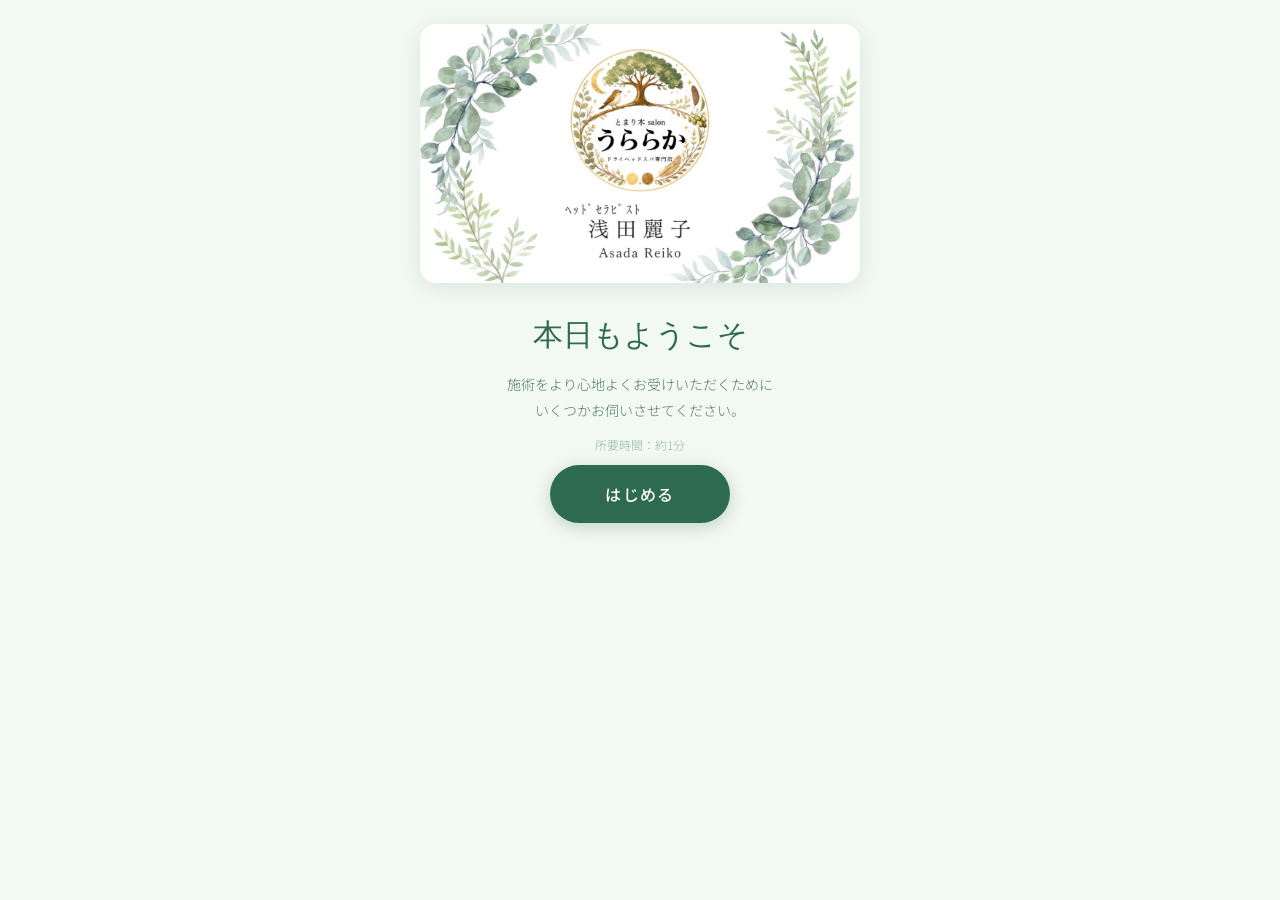
<file: index.html>
<!DOCTYPE html>
<html lang="ja">
<head>
  <meta charset="UTF-8">
  <meta name="viewport" content="width=device-width, initial-scale=1.0, maximum-scale=1.0">
  <title>うららか｜カウンセリング</title>
  <link rel="preconnect" href="https://fonts.googleapis.com">
  <link rel="preconnect" href="https://fonts.gstatic.com" crossorigin>
  <link href="https://fonts.googleapis.com/css2?family=Zen+Mincho:wght@400;500;600&family=Noto+Sans+JP:wght@300;400;500&display=swap" rel="stylesheet">
  <link rel="stylesheet" href="style.css">
</head>
<body>
  <div class="app">
    <!-- プログレスエリア -->
    <div class="progress-area" id="progressArea" style="display:none">
      <div class="progress-info">
        <span class="progress-step" id="progressStep">1 / 8</span>
        <span class="progress-label" id="progressLabel">基本情報</span>
      </div>
      <div class="progress-track">
        <div class="progress-fill" id="progressFill"></div>
        <div class="leaf-row" id="leafRow"></div>
      </div>
    </div>

    <!-- メインコンテンツ -->
    <main class="main" id="mainContent">

      <!-- スタート画面 -->
      <div class="screen screen-start active" id="screenStart">
        <div class="start-hero">
          <img src="logo.jpg" alt="とまり木 salon うららか" class="start-hero-img">
        </div>
        <div class="start-body">
          <h1 class="start-title">本日もようこそ</h1>
          <p class="start-desc">施術をより心地よくお受けいただくために<br>いくつかお伺いさせてください。</p>
          <p class="start-time">所要時間：約1分</p>
          <button class="btn-primary" id="btnStart">はじめる</button>
        </div>
      </div>

      <!-- 質問画面 -->
      <div class="screen screen-question" id="screenQuestion">
        <div class="question-card" id="questionCard">
          <div class="question-category" id="questionCategory">基本情報</div>
          <h2 class="question-text" id="questionText"></h2>
          <p class="question-sub" id="questionSub"></p>
        </div>
        <div class="choices" id="choices"></div>
        <button class="btn-back" id="btnBack">← 前の質問へ戻る</button>
      </div>

      <!-- サマリー画面 -->
      <div class="screen screen-summary" id="screenSummary">
        <div class="summary-header">
          <div class="summary-icon">
            <svg viewBox="0 0 40 40" fill="none">
              <circle cx="20" cy="20" r="19" stroke="#74C69D" stroke-width="2"/>
              <path d="M12 20L17 25L28 14" stroke="#2D6A4F" stroke-width="2.5" stroke-linecap="round" stroke-linejoin="round"/>
            </svg>
          </div>
          <h2 class="summary-title">カウンセリング完了</h2>
          <p class="summary-desc">ご回答いただきありがとうございます。<br>スタッフにこの画面をご提示ください。</p>
        </div>
        <div class="summary-body" id="summaryBody"></div>
        <button class="btn-line" id="btnLine">
          <svg width="20" height="20" viewBox="0 0 24 24" fill="currentColor"><path d="M12 2C6.48 2 2 6.03 2 11c0 3.13 1.68 5.9 4.28 7.6-.18.65-.67 2.37-.77 2.74-.12.45.17.44.35.32.15-.1 1.92-1.3 2.7-1.83.44.06.9.09 1.36.09 5.52 0 10-4.03 10-9S17.52 2 12 2z"/></svg>
          LINEで送る
        </button>
        <button class="btn-secondary" id="btnRestart">最初からやり直す</button>
      </div>

    </main>
  </div>

  <script src="app.js"></script>
</body>
</html>
</file>
<file: style.css>
/* ── トークン ── */
:root {
  --bg:        #F2F8F2;
  --surface:   #FFFFFF;
  --green-deep: #2D6A4F;
  --green-mid:  #52B788;
  --green-light:#74C69D;
  --green-pale: #D8F3DC;
  --green-mist: #EAF7EE;
  --border:    #B7E4C7;
  --text:      #1B4332;
  --text-sub:  #52796F;
  --text-mute: #95B5A8;
  --radius-card: 20px;
  --radius-btn:  50px;
}

/* ── リセット ── */
*, *::before, *::after { box-sizing: border-box; margin: 0; padding: 0; }
html { font-size: 16px; }
body {
  background: var(--bg);
  color: var(--text);
  font-family: 'Noto Sans JP', sans-serif;
  font-weight: 300;
  min-height: 100dvh;
  overflow-x: hidden;
}

/* ── アプリ全体 ── */
.app {
  max-width: 480px;
  min-height: 100dvh;
  margin: 0 auto;
  display: flex;
  flex-direction: column;
  position: relative;
}

/* ── ヘッダー（質問・サマリー画面用） ── */
.header {
  padding: 16px 20px 8px;
  display: flex;
  flex-direction: column;
  gap: 2px;
}

/* ── プログレスエリア ── */
.progress-area {
  padding: 0 24px 16px;
}
.progress-info {
  display: flex;
  justify-content: space-between;
  align-items: baseline;
  margin-bottom: 8px;
}
.progress-step {
  font-size: 11px;
  color: var(--text-mute);
  font-family: 'Zen Mincho', serif;
}
.progress-label {
  font-size: 12px;
  color: var(--green-deep);
  font-weight: 500;
}
.progress-track {
  height: 4px;
  background: var(--green-pale);
  border-radius: 4px;
  position: relative;
  overflow: visible;
}
.progress-fill {
  height: 100%;
  background: linear-gradient(90deg, var(--green-mid), var(--green-light));
  border-radius: 4px;
  transition: width 0.6s cubic-bezier(0.34, 1.56, 0.64, 1);
}
.leaf-row {
  position: absolute;
  top: -7px;
  left: 0;
  right: 0;
  height: 18px;
  pointer-events: none;
}
.leaf-marker {
  position: absolute;
  width: 14px;
  height: 14px;
  transform: translateX(-50%);
  transition: opacity 0.4s ease;
}
.leaf-marker.done { opacity: 1; }
.leaf-marker.pending { opacity: 0.25; }

/* ── メイン ── */
.main {
  flex: 1;
  padding: 0 20px 32px;
  position: relative;
}

/* ── 画面切り替え ── */
.screen {
  display: none;
  flex-direction: column;
  gap: 20px;
}
.screen.active {
  display: flex;
  animation: fadeSlideUp 0.45s cubic-bezier(0.22, 1, 0.36, 1) both;
}

@keyframes fadeSlideUp {
  from { opacity: 0; transform: translateY(20px); }
  to   { opacity: 1; transform: translateY(0); }
}
@media (prefers-reduced-motion: reduce) {
  .screen { animation: none; }
  .progress-fill { transition: none; }
}

/* ── スタート画面 ── */
.screen-start {
  gap: 0 !important;
  padding-top: max(24px, env(safe-area-inset-top, 24px));
}
.start-hero {
  width: 100%;
}
.start-hero-img {
  width: 100%;
  height: auto;
  display: block;
  border-radius: 16px;
  box-shadow: 0 4px 20px rgba(45, 106, 79, 0.12);
}
.start-body {
  padding: 28px 4px 0;
  display: flex;
  flex-direction: column;
  align-items: center;
  gap: 12px;
  text-align: center;
}
.start-title {
  font-family: 'Zen Mincho', serif;
  font-size: 30px;
  font-weight: 500;
  color: var(--green-deep);
  line-height: 1.6;
}
.start-desc {
  font-size: 14px;
  color: var(--text-sub);
  line-height: 1.9;
}
.start-time {
  font-size: 12px;
  color: var(--text-mute);
}

/* ── 質問画面 ── */
.question-card {
  background: var(--surface);
  border-radius: var(--radius-card);
  padding: 28px 24px;
  box-shadow: 0 2px 20px rgba(45, 106, 79, 0.06);
  display: flex;
  flex-direction: column;
  gap: 12px;
}
.question-category {
  font-size: 11px;
  color: var(--green-mid);
  letter-spacing: 0.12em;
  font-weight: 500;
  text-transform: uppercase;
}
.question-text {
  font-family: 'Zen Mincho', serif;
  font-size: 22px;
  font-weight: 500;
  color: var(--text);
  line-height: 1.6;
}
.question-sub {
  font-size: 13px;
  color: var(--text-sub);
  line-height: 1.7;
}

/* ── 選択肢 ── */
.choices {
  display: flex;
  flex-direction: column;
  gap: 10px;
}
.choice-btn {
  background: var(--surface);
  border: 1.5px solid var(--border);
  border-radius: var(--radius-btn);
  padding: 15px 24px;
  text-align: left;
  font-family: 'Noto Sans JP', sans-serif;
  font-size: 15px;
  font-weight: 400;
  color: var(--text);
  cursor: pointer;
  transition: all 0.2s ease;
  display: flex;
  align-items: center;
  gap: 12px;
  position: relative;
  overflow: hidden;
}
.choice-btn::before {
  content: '';
  display: block;
  width: 8px;
  height: 8px;
  border-radius: 50%;
  background: var(--border);
  flex-shrink: 0;
  transition: all 0.2s ease;
}
.choice-btn:hover {
  border-color: var(--green-light);
  background: var(--green-mist);
}
.choice-btn:hover::before {
  background: var(--green-light);
}
.choice-btn.selected {
  border-color: var(--green-mid);
  background: var(--green-pale);
  color: var(--green-deep);
  font-weight: 500;
}
.choice-btn.selected::before {
  background: var(--green-mid);
  box-shadow: 0 0 0 3px rgba(82, 183, 136, 0.2);
}
.choice-btn:active {
  transform: scale(0.98);
}
/* 複数選択タイプ */
.choices.multi .choice-btn.selected::before {
  background: var(--green-deep);
  border-radius: 2px;
}
.choices.multi .choice-hint {
  font-size: 11px;
  color: var(--text-mute);
  text-align: center;
  padding: 4px 0;
}
.btn-next-multi {
  margin-top: 4px;
  background: var(--green-deep);
  color: white;
  border: none;
  border-radius: var(--radius-btn);
  padding: 16px 32px;
  font-family: 'Noto Sans JP', sans-serif;
  font-size: 15px;
  font-weight: 500;
  cursor: pointer;
  transition: all 0.2s ease;
  letter-spacing: 0.05em;
  display: none;
}
.btn-next-multi.visible { display: block; }
.btn-next-multi:active { transform: scale(0.97); }

/* ── ボタン共通 ── */
.btn-primary {
  background: var(--green-deep);
  color: white;
  border: none;
  border-radius: var(--radius-btn);
  padding: 17px 40px;
  font-family: 'Noto Sans JP', sans-serif;
  font-size: 16px;
  font-weight: 500;
  cursor: pointer;
  letter-spacing: 0.08em;
  transition: all 0.2s ease;
  box-shadow: 0 4px 16px rgba(45, 106, 79, 0.25);
  align-self: center;
  min-width: 180px;
  text-align: center;
}
.btn-primary:hover { background: #245a42; box-shadow: 0 6px 20px rgba(45, 106, 79, 0.35); }
.btn-primary:active { transform: scale(0.97); }

.btn-back {
  background: none;
  border: none;
  color: var(--text-mute);
  font-family: 'Noto Sans JP', sans-serif;
  font-size: 13px;
  cursor: pointer;
  padding: 8px 0;
  text-align: center;
  transition: color 0.2s;
  align-self: center;
}
.btn-back:hover { color: var(--text-sub); }

.btn-secondary {
  background: none;
  border: 1.5px solid var(--border);
  border-radius: var(--radius-btn);
  padding: 14px 32px;
  font-family: 'Noto Sans JP', sans-serif;
  font-size: 14px;
  color: var(--text-sub);
  cursor: pointer;
  transition: all 0.2s ease;
  align-self: center;
}
.btn-secondary:hover { border-color: var(--green-mid); color: var(--green-deep); }

.btn-line {
  background: #06C755;
  color: white;
  border: none;
  border-radius: var(--radius-btn);
  padding: 16px 32px;
  font-family: 'Noto Sans JP', sans-serif;
  font-size: 15px;
  font-weight: 500;
  cursor: pointer;
  transition: all 0.2s ease;
  align-self: center;
  min-width: 200px;
  display: flex;
  align-items: center;
  justify-content: center;
  gap: 8px;
  box-shadow: 0 4px 16px rgba(6, 199, 85, 0.3);
}
.btn-line:hover { background: #05b34c; }
.btn-line:active { transform: scale(0.97); }

/* ── サマリー画面 ── */
.summary-header {
  background: var(--surface);
  border-radius: var(--radius-card);
  padding: 28px 24px;
  display: flex;
  flex-direction: column;
  align-items: center;
  gap: 12px;
  box-shadow: 0 2px 20px rgba(45, 106, 79, 0.06);
  text-align: center;
}
.summary-icon {
  width: 48px;
  height: 48px;
}
.summary-title {
  font-family: 'Zen Mincho', serif;
  font-size: 22px;
  font-weight: 500;
  color: var(--green-deep);
}
.summary-desc {
  font-size: 13px;
  color: var(--text-sub);
  line-height: 1.8;
}

.summary-body {
  display: flex;
  flex-direction: column;
  gap: 12px;
}
.summary-group {
  background: var(--surface);
  border-radius: 16px;
  overflow: hidden;
  box-shadow: 0 1px 12px rgba(45, 106, 79, 0.05);
}
.summary-group-title {
  background: var(--green-pale);
  padding: 10px 18px;
  font-size: 11px;
  font-weight: 500;
  color: var(--green-deep);
  letter-spacing: 0.1em;
}
.summary-row {
  padding: 12px 18px;
  border-bottom: 1px solid var(--green-mist);
  display: flex;
  flex-direction: column;
  gap: 4px;
}
.summary-row:last-child { border-bottom: none; }
.summary-q {
  font-size: 11px;
  color: var(--text-mute);
}
.summary-a {
  font-size: 14px;
  color: var(--text);
  font-weight: 500;
  line-height: 1.5;
}
.tag-list {
  display: flex;
  flex-wrap: wrap;
  gap: 6px;
  margin-top: 2px;
}
.tag {
  background: var(--green-pale);
  color: var(--green-deep);
  border-radius: 20px;
  padding: 3px 12px;
  font-size: 12px;
  font-weight: 500;
}
</file>
